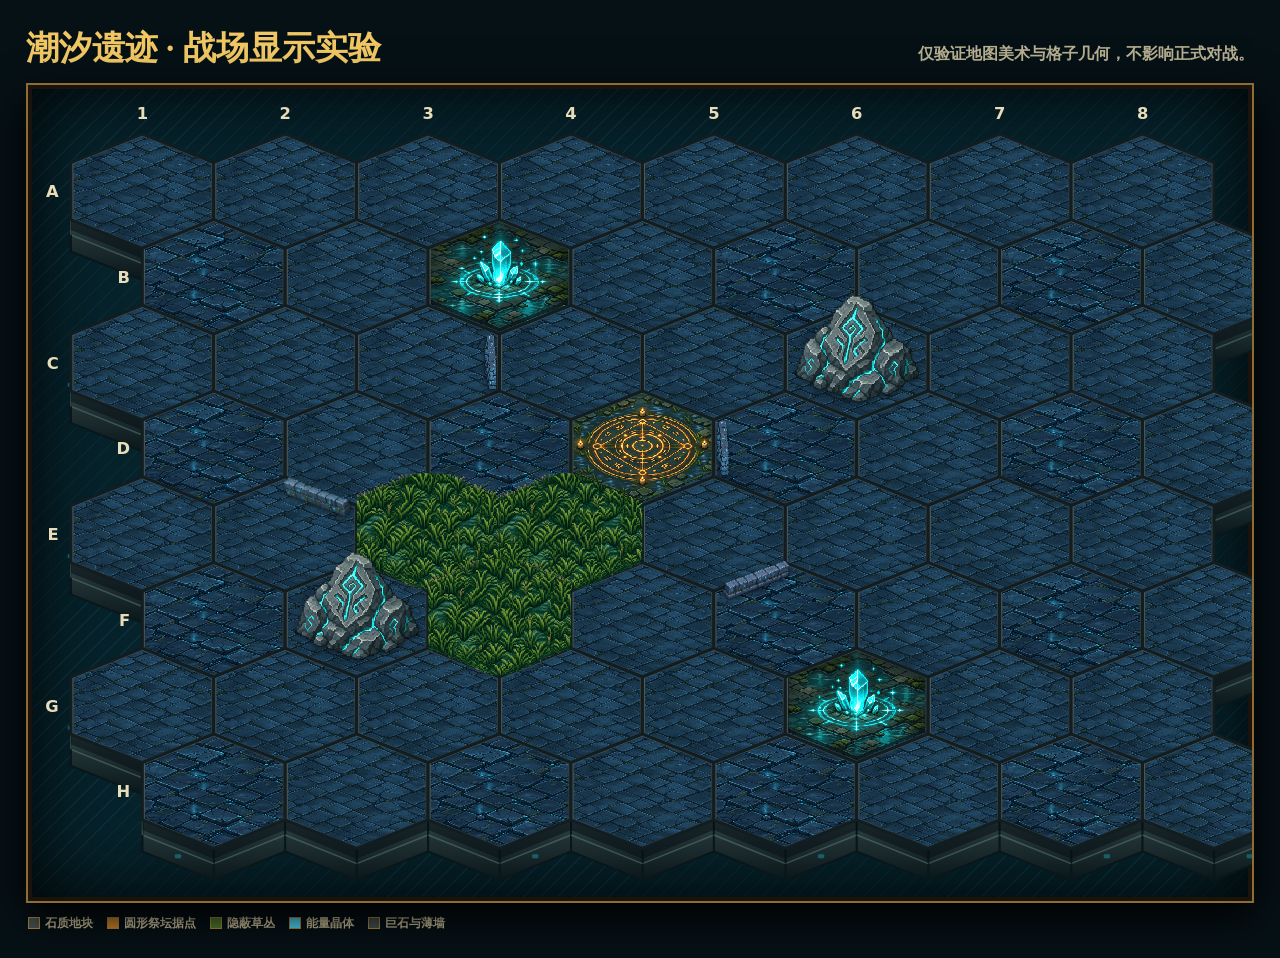
<file: iso-map-preview.html>
<!doctype html>
<html lang="zh-CN">
<head>
  <meta charset="utf-8" />
  <meta name="viewport" content="width=device-width, initial-scale=1" />
  <title>Projekt Ji - 战场显示实验</title>
  <style>
    :root { color-scheme: dark; }
    * { box-sizing: border-box; }
    body {
      min-width: 320px;
      margin: 0;
      color: #eee5c6;
      background: #061116;
      font-family: ui-serif, Georgia, "Noto Serif SC", serif;
    }
    main { width: min(1440px, 100%); margin: 0 auto; padding: clamp(12px, 2vw, 28px); }
    header { display: flex; align-items: baseline; justify-content: space-between; gap: 16px; margin-bottom: 12px; }
    h1 { margin: 0; color: #f0c763; font-size: clamp(20px, 2.6vw, 38px); letter-spacing: 0; }
    p { margin: 0; color: #b7af91; font: 600 clamp(12px, 1.4vw, 16px)/1.5 system-ui, sans-serif; }
    .arena {
      position: relative;
      overflow: hidden;
      border: 2px solid #8e6d35;
      box-shadow: inset 0 0 0 4px #1a130b, inset 0 0 80px #000, 0 14px 40px #000;
      background:
        radial-gradient(ellipse at 50% 47%, rgba(15, 94, 112, .48), transparent 44%),
        repeating-linear-gradient(135deg, rgba(83, 201, 219, .08) 0 1px, transparent 1px 12px),
        #06222b;
    }
    svg { display: block; width: 100%; height: auto; }
    .hex { stroke: #111d20; stroke-width: 3; vector-effect: non-scaling-stroke; }
    .hex-floor { fill: url(#floor); }
    .hex-inner { fill: none; stroke: rgba(214, 229, 207, .15); stroke-width: 1; vector-effect: non-scaling-stroke; }
    .hex-shadow { fill: #071013; opacity: .55; }
    .floor-texture { image-rendering: pixelated; }
    .island-depth { fill: url(#islandSide); stroke: #0a171a; stroke-width: 2; vector-effect: non-scaling-stroke; }
    .island-course { stroke: rgba(103, 139, 134, .45); stroke-width: 1.5; vector-effect: non-scaling-stroke; }
    .island-rune { fill: #1b8c99; opacity: .55; filter: url(#cyanGlow); }
    .terrain-prop { image-rendering: pixelated; pointer-events: none; }
    .terrain-grass, .terrain-altar { filter: none; }
    .terrain-boulder { filter: drop-shadow(0 2px 2px rgba(0, 0, 0, .42)); }
    .terrain-energy { filter: url(#cyanGlow); }
    .terrain-wall { filter: drop-shadow(0 2px 2px rgba(0, 0, 0, .48)); }
    .grid-label { fill: #e8ddba; font: 700 16px system-ui, sans-serif; text-anchor: middle; }
    .row-label { text-anchor: end; }
    .grass { fill: url(#grass); stroke: #274b26; stroke-width: 1; vector-effect: non-scaling-stroke; }
    .grass-veins { stroke: rgba(198, 232, 91, .55); stroke-width: 2; vector-effect: non-scaling-stroke; }
    .thin-wall { stroke: #887450; stroke-width: 10; stroke-linecap: round; vector-effect: non-scaling-stroke; filter: url(#wallShadow); }
    .thin-wall-highlight { stroke: #dbc98c; stroke-width: 2; stroke-linecap: round; vector-effect: non-scaling-stroke; }
    .crystal-glow { filter: url(#cyanGlow); }
    .unit-ring-blue { fill: none; stroke: #5ee6ff; stroke-width: 5; vector-effect: non-scaling-stroke; filter: url(#cyanGlow); }
    .unit-ring-red { fill: none; stroke: #ff765c; stroke-width: 5; vector-effect: non-scaling-stroke; filter: url(#redGlow); }
    .unit-piece { filter: url(#unitShadow); }
    .legend { display: flex; flex-wrap: wrap; gap: 14px; margin: 12px 2px 0; color: #d1c49f; font: 700 12px system-ui, sans-serif; }
    .legend i { display: inline-block; width: 12px; height: 12px; margin-right: 5px; vertical-align: -2px; border: 1px solid #b38b45; background: #4b5553; }
    .legend .green { background: #547f30; } .legend .cyan { background: #56dfff; } .legend .gold { background: #d48a2c; }
    @media (max-width: 700px) { main { padding: 10px; } header { align-items: flex-start; flex-direction: column; gap: 2px; } .grid-label { font-size: 11px; } }
  </style>
</head>
<body>
  <main>
    <header><h1>潮汐遗迹 · 战场显示实验</h1><p>仅验证地图美术与格子几何，不影响正式对战。</p></header>
    <section class="arena" aria-label="8乘8像素战场预览">
      <svg id="arenaSvg" viewBox="0 0 1200 800" role="img" aria-label="像素风六边形战场"></svg>
    </section>
    <div class="legend"><span><i></i>石质地块</span><span><i class="gold"></i>圆形祭坛据点</span><span><i class="green"></i>隐蔽草丛</span><span><i class="cyan"></i>能量晶体</span><span><i></i>巨石与薄墙</span></div>
  </main>
  <script>
    const svg = document.querySelector('#arenaSvg');
    const ns = 'http://www.w3.org/2000/svg';
    const rows = 8, cols = 8;
    // Preserve the game's original pointy-top topology: each row has direct left/right
    // neighbours. Only the drawn tile is widened for the isometric ground-plane look.
    const radius = 56, radiusX = 70, tileHeight = radius * 2, dx = radiusX * 2, dy = radius * 1.5;
    const origin = { x: 112, y: 104 };
    const point = (row, col) => ({ x: origin.x + col * dx + (row & 1 ? radiusX : 0), y: origin.y + row * dy });
    const cellPoint = (row, col, localX = 0, localY = 0) => {
      const center = point(row, col);
      return { x: center.x + localX, y: center.y + localY };
    };
    const cellVertices = (r = radius, height = tileHeight) => [
      [0, -height / 2], [radiusX * r / radius, -height / 4], [radiusX * r / radius, height / 4],
      [0, height / 2], [-radiusX * r / radius, height / 4], [-radiusX * r / radius, -height / 4]
    ];
    const cellPolygon = (row, col, r = radius, offsetX = 0, offsetY = 0, height = tileHeight * r / radius) => cellVertices(r, height).map(([x, y]) => {
      const p = cellPoint(row, col, x + offsetX, y + offsetY);
      return `${p.x},${p.y}`;
    }).join(' ');
    const edgePoints = (row, col, direction, inset = 4) => {
      const vertices = cellVertices(radius - inset, tileHeight * (radius - inset) / radius);
      const start = vertices[direction % 6];
      const end = vertices[(direction + 1) % 6];
      return [cellPoint(row, col, start[0], start[1]), cellPoint(row, col, end[0], end[1])];
    };
    const add = (name, attrs, parent = svg) => { const el = document.createElementNS(ns, name); Object.entries(attrs).forEach(([key, value]) => el.setAttribute(key, value)); parent.append(el); return el; };
    svg.innerHTML = `
      <defs>
        <linearGradient id="floor" x1="0" y1="0" x2="0.9" y2="1"><stop stop-color="#5c625d"/><stop offset=".55" stop-color="#414946"/><stop offset="1" stop-color="#27302f"/></linearGradient>
        <linearGradient id="islandSide" x1="0" y1="0" x2="0" y2="1"><stop stop-color="#334648"/><stop offset=".36" stop-color="#203032"/><stop offset="1" stop-color="#0a171a"/></linearGradient>
        <radialGradient id="grass"><stop stop-color="#9abe4e"/><stop offset=".55" stop-color="#567d2d"/><stop offset="1" stop-color="#264b27"/></radialGradient>
        <radialGradient id="altar"><stop stop-color="#fff0a7"/><stop offset=".2" stop-color="#f3a73f"/><stop offset=".55" stop-color="#a84a24"/><stop offset="1" stop-color="#371b15"/></radialGradient>
        <filter id="cyanGlow"><feGaussianBlur stdDeviation="6" result="blur"/><feMerge><feMergeNode in="blur"/><feMergeNode in="SourceGraphic"/></feMerge></filter>
        <filter id="redGlow"><feGaussianBlur stdDeviation="4" result="blur"/><feMerge><feMergeNode in="blur"/><feMergeNode in="SourceGraphic"/></feMerge></filter>
        <filter id="wallShadow"><feDropShadow dx="2" dy="5" stdDeviation="2" flood-opacity=".75"/></filter>
        <filter id="unitShadow"><feDropShadow dx="0" dy="7" stdDeviation="4" flood-opacity=".72"/></filter>
      </defs>`;
    const defs = svg.querySelector('defs');
    const depthLayer = add('g', { 'aria-hidden': 'true' });
    const floorLayer = add('g', {});
    const terrainLayer = add('g', { 'aria-label': '地图地物' });
    const floorTextures = [
      './assets/iso-arena/terrain/iso-floor-variant-a-v1.png',
      './assets/iso-arena/terrain/iso-floor-variant-b-v1.png',
      './assets/iso-arena/terrain/iso-floor-variant-c-v1.png',
      './assets/iso-arena/terrain/iso-floor-variant-d-v1.png'
    ];
    const fmtPoint = point => `${Math.round(point.x * 10) / 10},${Math.round(point.y * 10) / 10}`;
    const edgeKey = (a, b) => [fmtPoint(a), fmtPoint(b)].sort().join('|');
    const cellEdges = (row, col) => {
      const vertices = cellVertices().map(([x, y]) => cellPoint(row, col, x, y));
      return vertices.map((start, index) => ({ start, end: vertices[(index + 1) % vertices.length] }));
    };
    const buildIslandDepth = () => {
      const edges = new Map();
      for (let row = 0; row < rows; row++) for (let col = 0; col < cols; col++) {
        cellEdges(row, col).forEach(edge => {
          const key = edgeKey(edge.start, edge.end);
          if (edges.has(key)) edges.get(key).count += 1;
          else edges.set(key, { ...edge, count: 1 });
        });
      }
      [...edges.values()].filter(edge => edge.count === 1).forEach((edge, index) => {
        const drop = 31;
        const lowerStart = { x: edge.start.x, y: edge.start.y + drop };
        const lowerEnd = { x: edge.end.x, y: edge.end.y + drop };
        add('polygon', {
          points: [edge.start, edge.end, lowerEnd, lowerStart].map(fmtPoint).join(' '),
          class: 'island-depth'
        }, depthLayer);
        const midA = { x: edge.start.x, y: edge.start.y + drop * .48 };
        const midB = { x: edge.end.x, y: edge.end.y + drop * .48 };
        add('line', { x1: midA.x, y1: midA.y, x2: midB.x, y2: midB.y, class: 'island-course' }, depthLayer);
        if (index % 4 === 0) {
          const centerX = (edge.start.x + edge.end.x) / 2;
          const centerY = (edge.start.y + edge.end.y) / 2 + drop * .7;
          add('rect', { x: centerX - 3, y: centerY - 2, width: 6, height: 4, rx: 1, class: 'island-rune' }, depthLayer);
        }
      });
    };
    buildIslandDepth();
    const addFloorTexture = (row, col) => {
      const clipId = `floor-clip-${row}-${col}`;
      const clip = add('clipPath', { id: clipId }, defs);
      add('polygon', { points: cellPolygon(row, col, radius - 2) }, clip);
      const texture = add('g', { 'clip-path': `url(#${clipId})` }, floorLayer);
      const p = point(row, col);
      // Coordinate hash makes the mix feel organic while remaining stable on every refresh.
      const textureIndex = Math.abs((row * 73856093) ^ (col * 19349663) ^ ((row + col) * 83492791)) % floorTextures.length;
      // The bitmap is clipped by the mathematical cell, so the art can never create gaps or overlaps.
      add('image', {
        href: floorTextures[textureIndex],
        // The source image has a transparent safety margin. These bounds fit the painted
        // stone surface to the cell itself, while the clip keeps every tile exact.
        x: p.x - 96,
        y: p.y - 61.5,
        width: 192,
        height: 123,
        preserveAspectRatio: 'none',
        class: 'floor-texture'
      }, texture);
    };
    for (let row = 0; row < rows; row++) for (let col = 0; col < cols; col++) {
      add('polygon', { points: cellPolygon(row, col, radius, 0, 10), class: 'hex-shadow' }, floorLayer);
      add('polygon', { points: cellPolygon(row, col), class: 'hex hex-floor' }, floorLayer);
      add('polygon', { points: cellPolygon(row, col, radius - 5), class: 'hex-inner' }, floorLayer);
      addFloorTexture(row, col);
    }
    const terrainObject = (path, row, col, width, height, className, offsetY = 0) => {
      const p = point(row, col);
      return add('image', {
        href: path,
        x: p.x - width / 2,
        y: p.y - height / 2 + offsetY,
        width,
        height,
        preserveAspectRatio: 'xMidYMid meet',
        class: `terrain-prop ${className}`
      }, terrainLayer);
    };
    const terrainTile = (path, row, col, className, bleedTop = false) => {
      const clipId = `terrain-clip-${row}-${col}`;
      const clip = add('clipPath', { id: clipId }, defs);
      const clipPoints = bleedTop
        ? [[0, -60], [70, -55], [70, 55], [0, 54], [-70, 55], [-70, -55]].map(([x, y]) => fmtPoint(cellPoint(row, col, x, y))).join(' ')
        : cellPolygon(row, col, radius - 2);
      add('polygon', { points: clipPoints }, clip);
      const p = point(row, col);
      const tile = add('g', { 'clip-path': `url(#${clipId})` }, terrainLayer);
      add('image', {
        href: path,
        x: p.x - (bleedTop ? 104 : 100),
        y: p.y - (bleedTop ? 76 : 70),
        width: bleedTop ? 208 : 200,
        height: bleedTop ? 144 : 140,
        preserveAspectRatio: 'none',
        class: `terrain-prop ${className}`
      }, tile);
    };
    const thinWallAsset = (row, col, direction) => {
      const [start, end] = edgePoints(row, col, direction, 7);
      const center = { x: (start.x + end.x) / 2, y: (start.y + end.y) / 2 };
      // A pointy-top hex has three visual edge directions. Each uses its own painted
      // perspective instead of rotating one sprite, which would turn a wall into a pillar.
      const wallByEdgeType = [
        { href: './assets/iso-arena/terrain/iso-thin-wall-backslash-v2.png', size: 94, rotate: -13.7 },
    { href: './assets/iso-arena/terrain/iso-thin-wall-vertical-v4.png', size: 64, rotate: 0 },
        { href: './assets/iso-arena/terrain/iso-thin-wall-slash-v2.png', size: 84, rotate: 10 }
      ];
      const wall = wallByEdgeType[direction % 3];
      const wallGroup = add('g', { transform: `translate(${center.x} ${center.y}) rotate(${wall.rotate})` }, terrainLayer);
      add('image', {
        href: wall.href,
        x: -wall.size / 2,
        y: -wall.size / 2,
        width: wall.size,
        height: wall.size,
        preserveAspectRatio: 'xMidYMid meet',
        class: 'terrain-prop terrain-wall'
      }, wallGroup);
    };
    // Visual validation layout: every strategic terrain category appears at least twice.
    [[4, 2], [4, 3], [5, 2]].forEach(([row, col]) => terrainTile('./assets/iso-arena/terrain/iso-grass-flat-v2.png', row, col, 'terrain-grass', true));
    [[2, 5], [5, 1]].forEach(([row, col]) => terrainObject('./assets/iso-arena/terrain/iso-boulder-flat-v2.png', row, col, 190, 190, 'terrain-boulder', -12));
    [[1, 2], [6, 5]].forEach(([row, col]) => terrainTile('./assets/iso-arena/terrain/iso-energy-flat-v2.png', row, col, 'terrain-energy'));
    terrainTile('./assets/iso-arena/terrain/iso-altar-flat-v2.png', 3, 3, 'terrain-altar');
    [[2, 2, 1], [3, 4, 4], [5, 4, 5], [4, 1, 0]].forEach(([row, col, direction]) => thinWallAsset(row, col, direction));
    for (let col = 0; col < cols; col++) { const p = point(0, col); const t = add('text', { x: p.x, y: 33, class: 'grid-label' }); t.textContent = col + 1; }
    for (let row = 0; row < rows; row++) { const p = point(row, 0); const t = add('text', { x: p.x - 82, y: p.y + 6, class: 'grid-label row-label' }); t.textContent = String.fromCharCode(65 + row); }
  </script>
</body>
</html>
</file>
